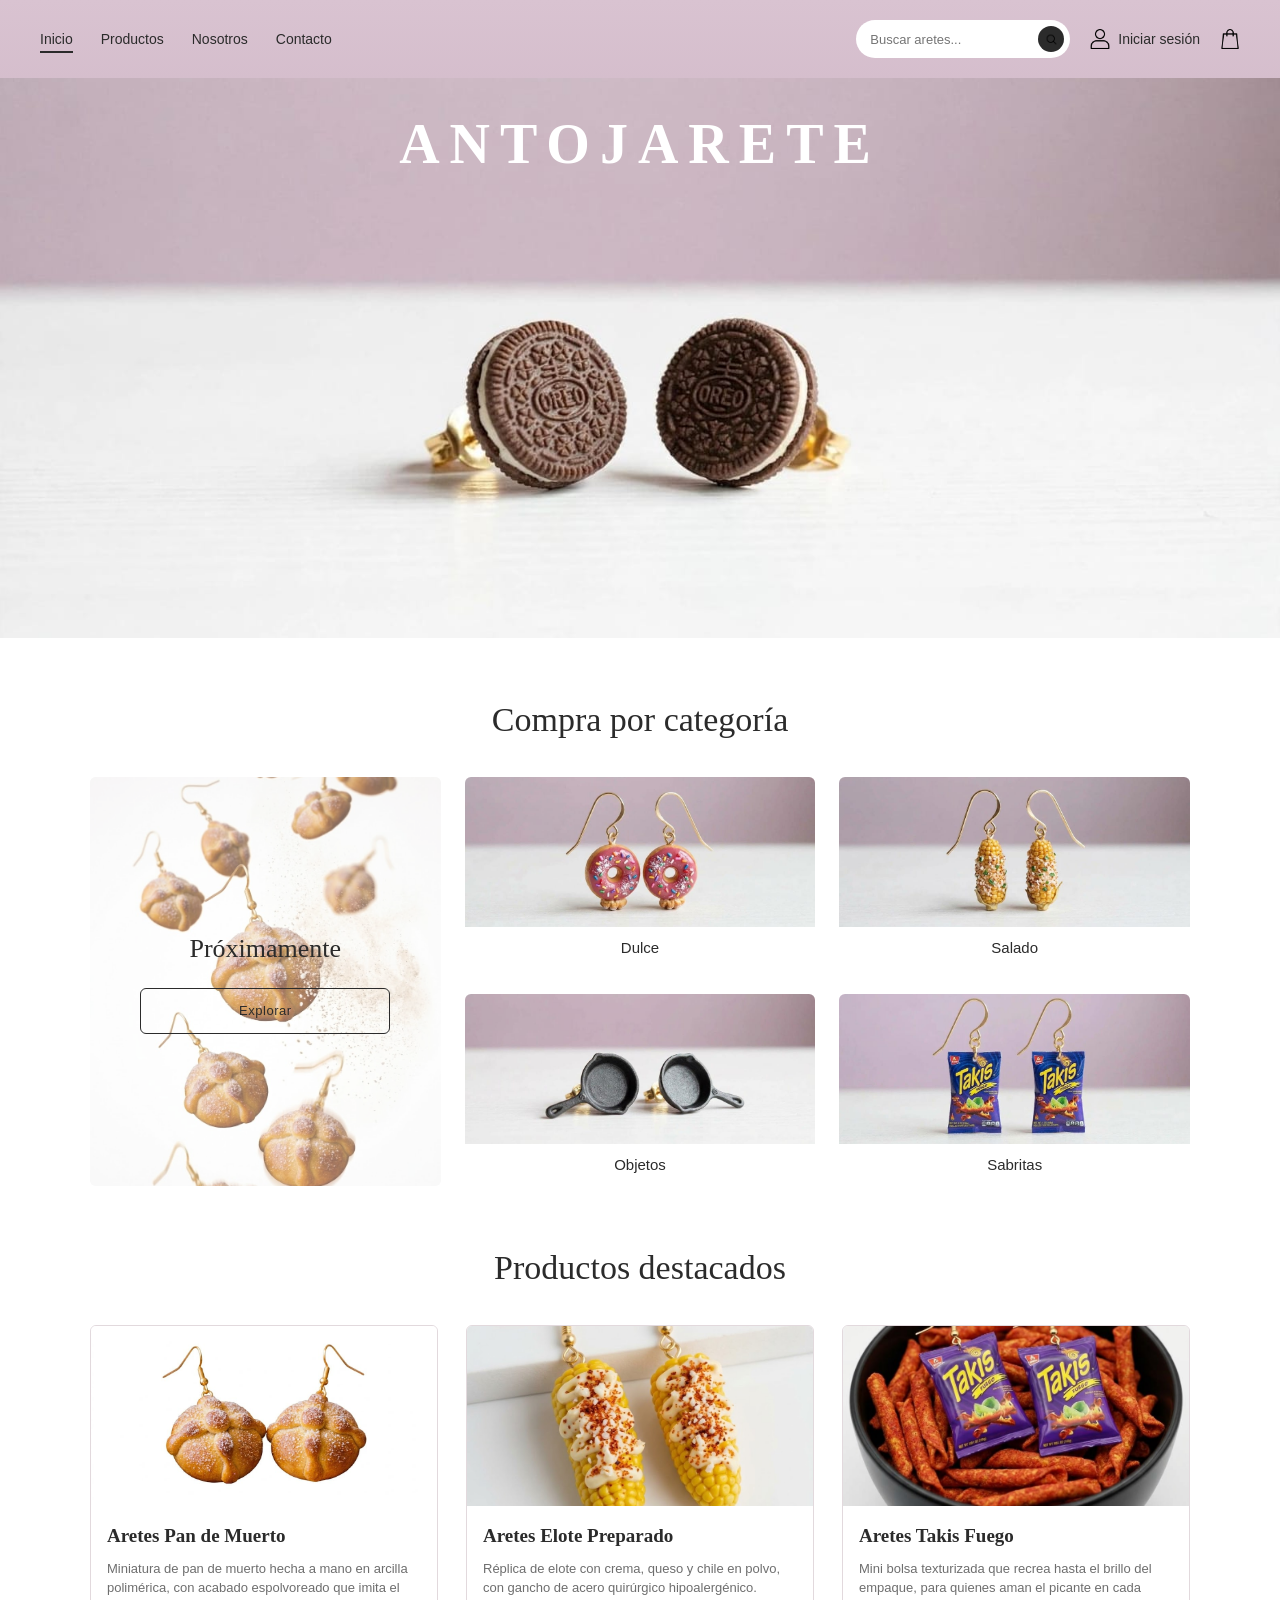
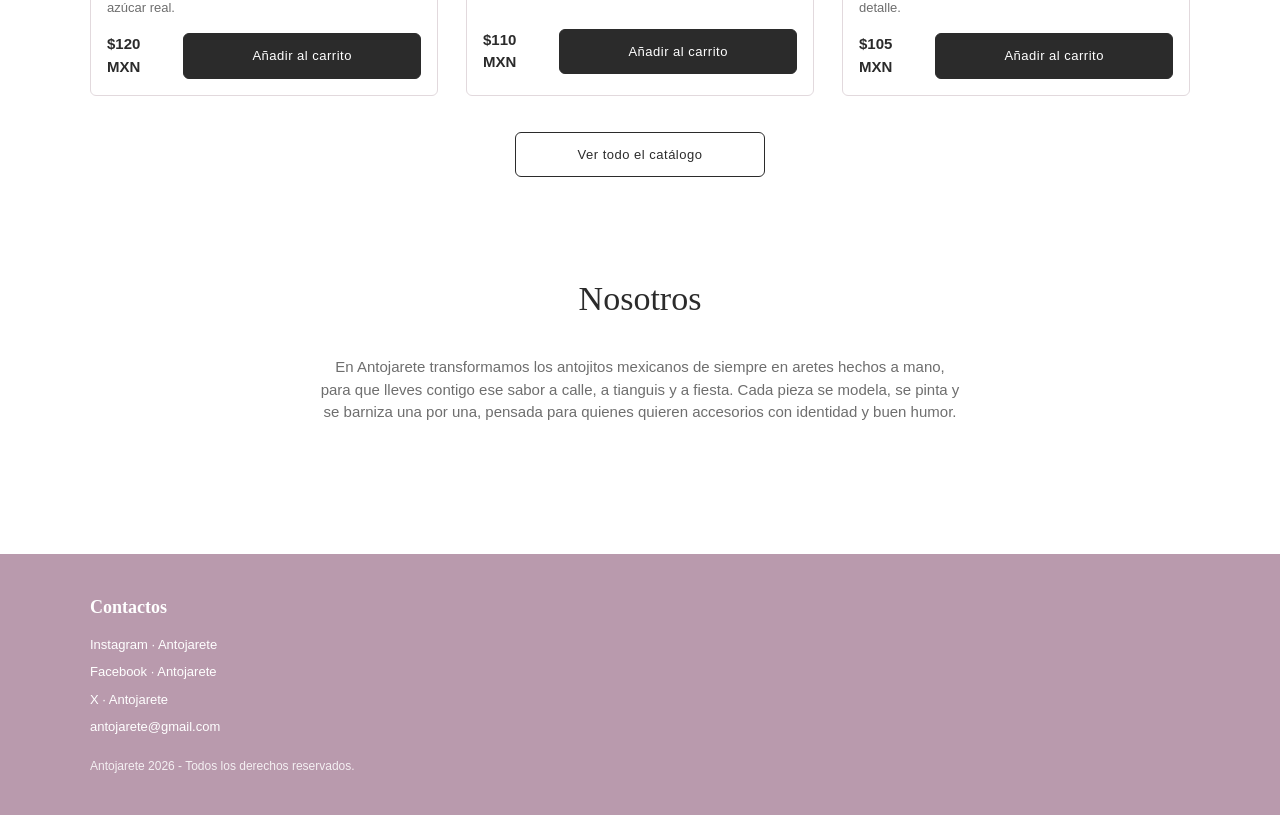
<file: index.html>
<!DOCTYPE html>
<html lang="es">
<head>
	<meta charset="UTF-8">
	<meta name="viewport" content="width=device-width, initial-scale=1.0">
	<title>Antojarete | Aretes con sabor a México</title>
	<link rel="stylesheet" href="estilos/estilos.css">
</head>
<body>

	<header class="cabecera">
		<nav class="nav-principal">
			<ul class="nav-lista">
				<li><a href="index.html" class="activo">Inicio</a></li>
				<li><a href="catalogo.html">Productos</a></li>
				<li><a href="index.html#nosotros">Nosotros</a></li>
				<li><a href="contacto.html">Contacto</a></li>
			</ul>
			<ul class="nav-acciones">
				<li>
					<form action="catalogo.html" method="get" class="form-buscador">
						<input type="search" name="buscar" placeholder="Buscar aretes..." class="input-buscador">
						<button type="submit" class="boton-buscador">
							<img src="iconos/icono-buscar.png" alt="Buscar" class="icono">
						</button>
					</form>
				</li>
				<li>
					<a href="contacto.html" class="enlace-cuenta">
						<img src="iconos/icono-usuario.png" alt="" class="icono">
						Iniciar sesión
					</a>
				</li>
				<li>
					<a href="catalogo.html" class="enlace-carrito">
						<img src="iconos/icono-bolsa.png" alt="Carrito de compras" class="icono">
					</a>
				</li>
			</ul>
		</nav>

		<div class="hero">
			<h1 class="logo-hero">ANTOJARETE</h1>
			<img src="imagenes/hero-aretes-oreo.jpeg" alt="Aretes artesanales con forma de galleta Oreo" class="hero-imagen">
		</div>
	</header>

	<main>
		<section class="categorias" id="categorias">
			<h2 class="titulo-seccion">Compra por categoría</h2>

			<div class="grid-categorias">

				<article class="tarjeta-proximamente">
					<img src="imagenes/proximamente-pan-de-muerto.jpeg" alt="Aretes de pan de muerto cayendo en fondo claro" class="imagen-proximamente">
					<div class="contenido-proximamente">
						<p class="texto-proximamente">Próximamente</p>
						<a href="catalogo.html" class="boton boton-contorno">Explorar</a>
					</div>
				</article>

				<a href="catalogo.html#dulce" class="tarjeta-categoria">
					<img src="imagenes/categoria-dulce.jpeg" alt="Aretes dulces en forma de dona con chispas de colores">
					<p class="nombre-categoria">Dulce</p>
				</a>

				<a href="catalogo.html#salado" class="tarjeta-categoria">
					<img src="imagenes/categoria-salado.jpeg" alt="Aretes de elote preparado con mayonesa y chile">
					<p class="nombre-categoria">Salado</p>
				</a>

				<a href="catalogo.html#objetos" class="tarjeta-categoria">
					<img src="imagenes/categoria-objetos.jpeg" alt="Aretes en forma de comal de barro">
					<p class="nombre-categoria">Objetos</p>
				</a>

				<a href="catalogo.html#sabritas" class="tarjeta-categoria">
					<img src="imagenes/categoria-sabritas.jpeg" alt="Aretes en forma de bolsa de Takis dentro de un tazón">
					<p class="nombre-categoria">Sabritas</p>
				</a>

			</div>
		</section>

		<section class="destacados">
			<h2 class="titulo-seccion">Productos destacados</h2>

			<div class="grid-productos">

				<article class="tarjeta-producto">
					<img src="imagenes/catalogo-pan-de-muerto.jpeg" alt="Aretes de pan de muerto hechos a mano">
					<div class="info-producto">
						<h3>Aretes Pan de Muerto</h3>
						<p class="descripcion-producto">Miniatura de pan de muerto hecha a mano en arcilla polimérica, con acabado espolvoreado que imita el azúcar real.</p>
						<div class="fila-precio">
							<span class="precio">$120 MXN</span>
							<a href="catalogo.html" class="boton boton-solido">Añadir al carrito</a>
						</div>
					</div>
				</article>

				<article class="tarjeta-producto">
					<img src="imagenes/catalogo-elote.jpeg" alt="Aretes de elote preparado hechos a mano">
					<div class="info-producto">
						<h3>Aretes Elote Preparado</h3>
						<p class="descripcion-producto">Réplica de elote con crema, queso y chile en polvo, con gancho de acero quirúrgico hipoalergénico.</p>
						<div class="fila-precio">
							<span class="precio">$110 MXN</span>
							<a href="catalogo.html" class="boton boton-solido">Añadir al carrito</a>
						</div>
					</div>
				</article>

				<article class="tarjeta-producto">
					<img src="imagenes/catalogo-takis.jpeg" alt="Aretes de bolsa de Takis Fuego hechos a mano">
					<div class="info-producto">
						<h3>Aretes Takis Fuego</h3>
						<p class="descripcion-producto">Mini bolsa texturizada que recrea hasta el brillo del empaque, para quienes aman el picante en cada detalle.</p>
						<div class="fila-precio">
							<span class="precio">$105 MXN</span>
							<a href="catalogo.html" class="boton boton-solido">Añadir al carrito</a>
						</div>
					</div>
				</article>

			</div>

			<div class="centrado">
				<a href="catalogo.html" class="boton boton-contorno">Ver todo el catálogo</a>
			</div>
		</section>

		<section class="nosotros" id="nosotros">
			<h2 class="titulo-seccion">Nosotros</h2>
			<p class="texto-nosotros">En Antojarete transformamos los antojitos mexicanos de siempre en aretes hechos a mano, para que lleves contigo ese sabor a calle, a tianguis y a fiesta. Cada pieza se modela, se pinta y se barniza una por una, pensada para quienes quieren accesorios con identidad y buen humor.</p>
		</section>
	</main>

	<footer class="pie-pagina" id="contacto">
		<div class="pie-contenido">
			<h2 class="titulo-pie">Contactos</h2>
			<ul class="lista-contacto">
				<li><a href="https://instagram.com/antojarete" target="_blank">Instagram · Antojarete</a></li>
				<li><a href="https://facebook.com/antojarete" target="_blank">Facebook · Antojarete</a></li>
				<li><a href="https://x.com/antojarete" target="_blank">X · Antojarete</a></li>
				<li><a href="mailto:antojarete@gmail.com">antojarete@gmail.com</a></li>
			</ul>
			<p class="derechos">Antojarete 2026 - Todos los derechos reservados.</p>
		</div>
	</footer>

</body>
</html>
</file>
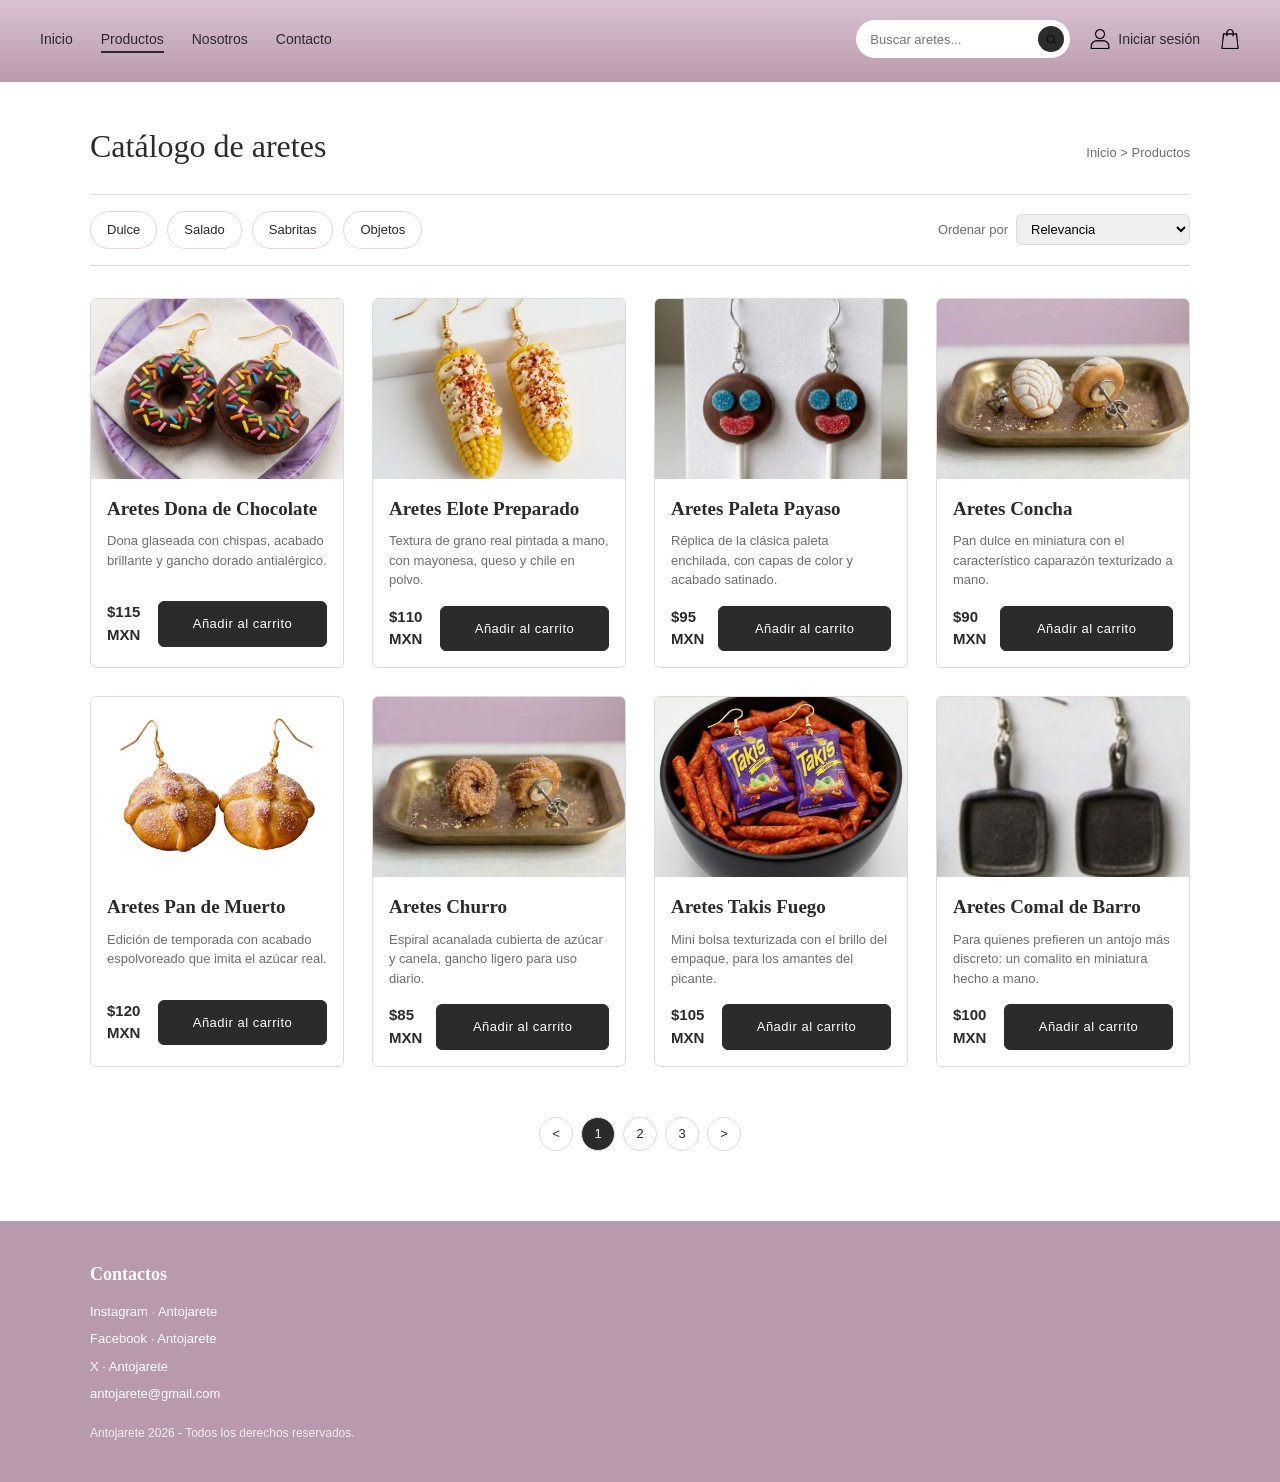
<file: catalogo.html>
<!DOCTYPE html>
<html lang="es">
<head>
	<meta charset="UTF-8">
	<meta name="viewport" content="width=device-width, initial-scale=1.0">
	<title>Catálogo | Antojarete</title>
	<link rel="stylesheet" href="estilos/estilos.css">
</head>
<body>

	<header class="cabecera cabecera-chica">
		<nav class="nav-principal">
			<ul class="nav-lista">
				<li><a href="index.html">Inicio</a></li>
				<li><a href="catalogo.html" class="activo">Productos</a></li>
				<li><a href="index.html#nosotros">Nosotros</a></li>
				<li><a href="contacto.html">Contacto</a></li>
			</ul>
			<ul class="nav-acciones">
				<li>
					<form action="catalogo.html" method="get" class="form-buscador">
						<input type="search" name="buscar" placeholder="Buscar aretes..." class="input-buscador">
						<button type="submit" class="boton-buscador">
							<img src="iconos/icono-buscar.png" alt="Buscar" class="icono">
						</button>
					</form>
				</li>
				<li>
					<a href="contacto.html" class="enlace-cuenta">
						<img src="iconos/icono-usuario.png" alt="" class="icono">
						Iniciar sesión
					</a>
				</li>
				<li>
					<a href="#" class="enlace-carrito">
						<img src="iconos/icono-bolsa.png" alt="Carrito de compras" class="icono">
					</a>
				</li>
			</ul>
		</nav>
	</header>

	<main class="pagina-catalogo">

		<div class="encabezado-catalogo">
			<h1>Catálogo de aretes</h1>
			<p class="migaja"><a href="index.html">Inicio</a> &gt; Productos</p>
		</div>

		<div class="barra-filtros">
			<ul class="lista-filtros">
				<li><a href="#dulce" class="chip-filtro">Dulce</a></li>
				<li><a href="#salado" class="chip-filtro">Salado</a></li>
				<li><a href="#sabritas" class="chip-filtro">Sabritas</a></li>
				<li><a href="#objetos" class="chip-filtro">Objetos</a></li>
			</ul>
			<label class="orden-label" for="orden">
				Ordenar por
				<select name="orden" id="orden" class="selector-orden">
					<option value="relevancia">Relevancia</option>
					<option value="menor-precio">Precio: menor a mayor</option>
					<option value="mayor-precio">Precio: mayor a menor</option>
				</select>
			</label>
		</div>

		<section class="grid-catalogo">

			<article class="tarjeta-producto" id="dulce">
				<img src="imagenes/catalogo-dona-chocolate.jpeg" alt="Aretes de dona de chocolate con chispas de colores">
				<div class="info-producto">
					<h3>Aretes Dona de Chocolate</h3>
					<p class="descripcion-producto">Dona glaseada con chispas, acabado brillante y gancho dorado antialérgico.</p>
					<div class="fila-precio">
						<span class="precio">$115 MXN</span>
						<a href="#" class="boton boton-solido">Añadir al carrito</a>
					</div>
				</div>
			</article>

			<article class="tarjeta-producto" id="salado">
				<img src="imagenes/catalogo-elote.jpeg" alt="Aretes de elote preparado con mayonesa, queso y chile">
				<div class="info-producto">
					<h3>Aretes Elote Preparado</h3>
					<p class="descripcion-producto">Textura de grano real pintada a mano, con mayonesa, queso y chile en polvo.</p>
					<div class="fila-precio">
						<span class="precio">$110 MXN</span>
						<a href="#" class="boton boton-solido">Añadir al carrito</a>
					</div>
				</div>
			</article>

			<article class="tarjeta-producto">
				<img src="imagenes/catalogo-paleta-payaso.jpeg" alt="Aretes de paleta payaso de chamoy">
				<div class="info-producto">
					<h3>Aretes Paleta Payaso</h3>
					<p class="descripcion-producto">Réplica de la clásica paleta enchilada, con capas de color y acabado satinado.</p>
					<div class="fila-precio">
						<span class="precio">$95 MXN</span>
						<a href="#" class="boton boton-solido">Añadir al carrito</a>
					</div>
				</div>
			</article>

			<article class="tarjeta-producto">
				<img src="imagenes/catalogo-concha.jpeg" alt="Aretes de concha de vainilla">
				<div class="info-producto">
					<h3>Aretes Concha</h3>
					<p class="descripcion-producto">Pan dulce en miniatura con el característico caparazón texturizado a mano.</p>
					<div class="fila-precio">
						<span class="precio">$90 MXN</span>
						<a href="#" class="boton boton-solido">Añadir al carrito</a>
					</div>
				</div>
			</article>

			<article class="tarjeta-producto" id="dulce">
				<img src="imagenes/catalogo-pan-de-muerto.jpeg" alt="Aretes de pan de muerto con azúcar espolvoreada">
				<div class="info-producto">
					<h3>Aretes Pan de Muerto</h3>
					<p class="descripcion-producto">Edición de temporada con acabado espolvoreado que imita el azúcar real.</p>
					<div class="fila-precio">
						<span class="precio">$120 MXN</span>
						<a href="#" class="boton boton-solido">Añadir al carrito</a>
					</div>
				</div>
			</article>

			<article class="tarjeta-producto">
				<img src="imagenes/catalogo-churro.jpeg" alt="Aretes de churro con azúcar y canela">
				<div class="info-producto">
					<h3>Aretes Churro</h3>
					<p class="descripcion-producto">Espiral acanalada cubierta de azúcar y canela, gancho ligero para uso diario.</p>
					<div class="fila-precio">
						<span class="precio">$85 MXN</span>
						<a href="#" class="boton boton-solido">Añadir al carrito</a>
					</div>
				</div>
			</article>

			<article class="tarjeta-producto" id="sabritas">
				<img src="imagenes/catalogo-takis.jpeg" alt="Aretes de bolsa de Takis Fuego">
				<div class="info-producto">
					<h3>Aretes Takis Fuego</h3>
					<p class="descripcion-producto">Mini bolsa texturizada con el brillo del empaque, para los amantes del picante.</p>
					<div class="fila-precio">
						<span class="precio">$105 MXN</span>
						<a href="#" class="boton boton-solido">Añadir al carrito</a>
					</div>
				</div>
			</article>

			<article class="tarjeta-producto" id="objetos">
				<img src="imagenes/catalogo-comal.png" alt="Aretes en forma de comal de barro">
				<div class="info-producto">
					<h3>Aretes Comal de Barro</h3>
					<p class="descripcion-producto">Para quienes prefieren un antojo más discreto: un comalito en miniatura hecho a mano.</p>
					<div class="fila-precio">
						<span class="precio">$100 MXN</span>
						<a href="#" class="boton boton-solido">Añadir al carrito</a>
					</div>
				</div>
			</article>

		</section>

		<nav class="paginacion">
			<ul class="lista-paginacion">
				<li><a href="#">&lt;</a></li>
				<li><a href="#" class="pagina-activa">1</a></li>
				<li><a href="#">2</a></li>
				<li><a href="#">3</a></li>
				<li><a href="#">&gt;</a></li>
			</ul>
		</nav>

	</main>

	<footer class="pie-pagina">
		<div class="pie-contenido">
			<h2 class="titulo-pie">Contactos</h2>
			<ul class="lista-contacto">
				<li><a href="https://instagram.com/antojarete" target="_blank">Instagram · Antojarete</a></li>
				<li><a href="https://facebook.com/antojarete" target="_blank">Facebook · Antojarete</a></li>
				<li><a href="https://x.com/antojarete" target="_blank">X · Antojarete</a></li>
				<li><a href="mailto:antojarete@gmail.com">antojarete@gmail.com</a></li>
			</ul>
			<p class="derechos">Antojarete 2026 - Todos los derechos reservados.</p>
		</div>
	</footer>

</body>
</html>
</file>
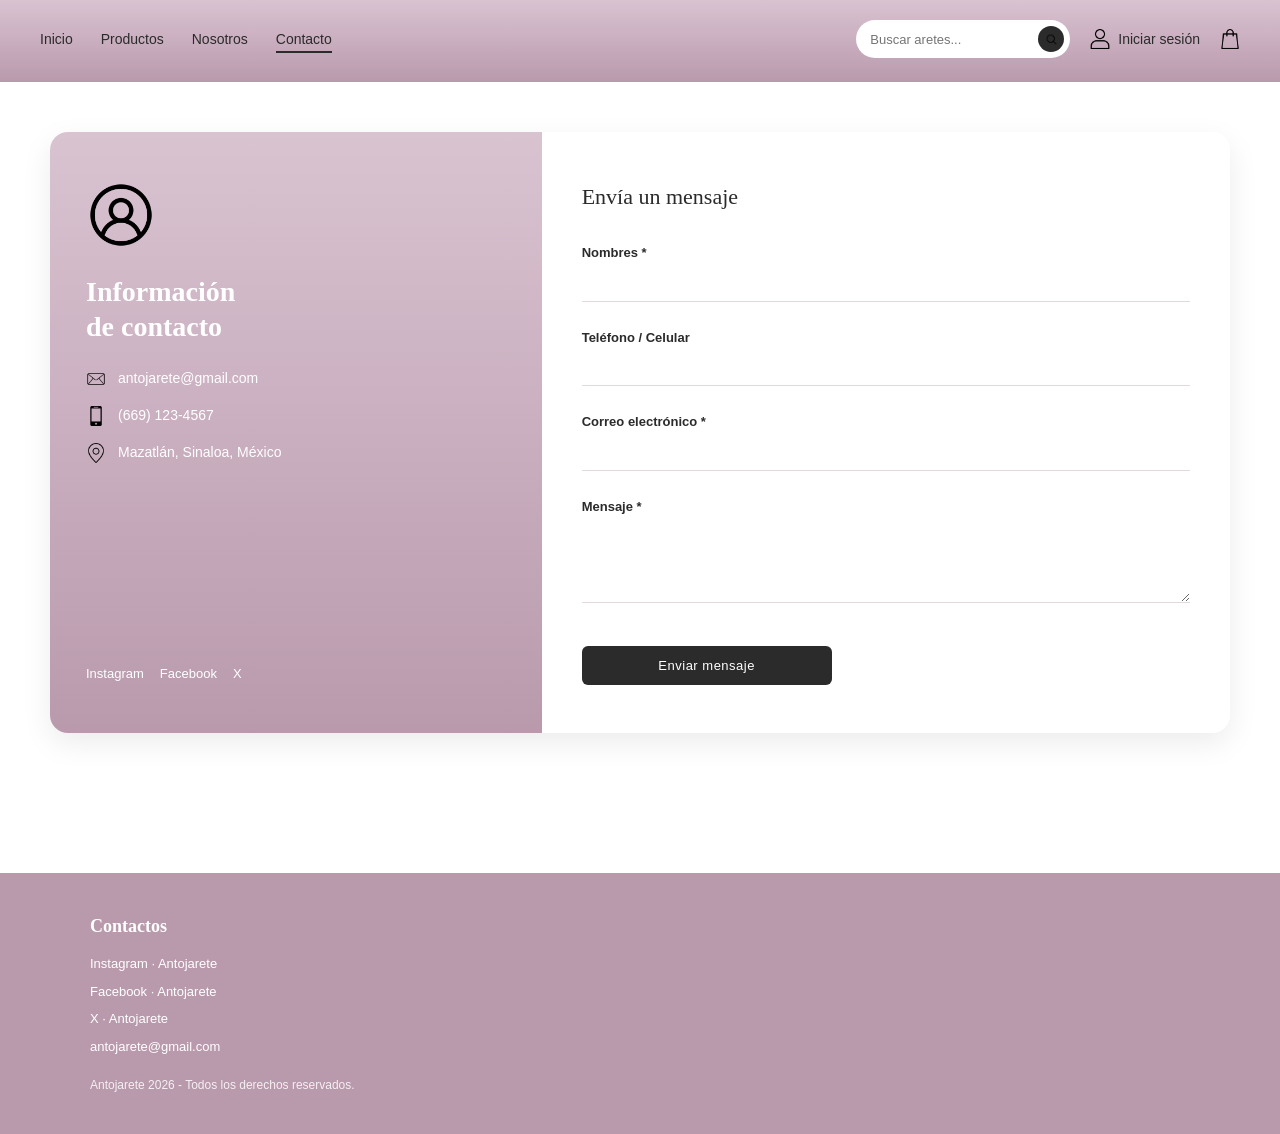
<file: contacto.html>
<!DOCTYPE html>
<html lang="es">
<head>
	<meta charset="UTF-8">
	<meta name="viewport" content="width=device-width, initial-scale=1.0">
	<title>Contacto | Antojarete</title>
	<link rel="stylesheet" href="estilos/estilos.css">
</head>
<body>

	<header class="cabecera cabecera-chica">
		<nav class="nav-principal">
			<ul class="nav-lista">
				<li><a href="index.html">Inicio</a></li>
				<li><a href="catalogo.html">Productos</a></li>
				<li><a href="index.html#nosotros">Nosotros</a></li>
				<li><a href="contacto.html" class="activo">Contacto</a></li>
			</ul>
			<ul class="nav-acciones">
				<li>
					<form action="catalogo.html" method="get" class="form-buscador">
						<input type="search" name="buscar" placeholder="Buscar aretes..." class="input-buscador">
						<button type="submit" class="boton-buscador">
							<img src="iconos/icono-buscar.png" alt="Buscar" class="icono">
						</button>
					</form>
				</li>
				<li>
					<a href="contacto.html" class="enlace-cuenta">
						<img src="iconos/icono-usuario.png" alt="" class="icono">
						Iniciar sesión
					</a>
				</li>
				<li>
					<a href="catalogo.html" class="enlace-carrito">
						<img src="iconos/icono-bolsa.png" alt="Carrito de compras" class="icono">
					</a>
				</li>
			</ul>
		</nav>
	</header>

	<main class="pagina-contacto">

		<section class="tarjeta-contacto">

			<aside class="panel-info">
				<img src="iconos/icono-persona.png" alt="" class="icono-persona">
				<h1 class="titulo-panel">Información<br>de contacto</h1>

				<ul class="lista-info">
					<li>
						<img src="iconos/icono-correo.png" alt="" class="icono-info">
						<a href="mailto:antojarete@gmail.com">antojarete@gmail.com</a>
					</li>
					<li>
						<img src="iconos/icono-telefono.png" alt="" class="icono-info">
						<a href="tel:+526691234567">(669) 123-4567</a>
					</li>
					<li>
						<img src="iconos/icono-ubicacion.png" alt="" class="icono-info">
						<span>Mazatlán, Sinaloa, México</span>
					</li>
				</ul>

				<ul class="lista-redes">
					<li><a href="https://instagram.com/antojarete" target="_blank">Instagram</a></li>
					<li><a href="https://facebook.com/antojarete" target="_blank">Facebook</a></li>
					<li><a href="https://x.com/antojarete" target="_blank">X</a></li>
				</ul>
			</aside>

			<div class="panel-formulario">
				<h2 class="titulo-formulario">Envía un mensaje</h2>

				<form action="#" class="formulario-contacto">
					<div class="campo-formulario">
						<label for="nombres">Nombres *</label>
						<input type="text" id="nombres" name="nombres" required>
					</div>

					<div class="campo-formulario">
						<label for="telefono">Teléfono / Celular</label>
						<input type="tel" id="telefono" name="telefono">
					</div>

					<div class="campo-formulario">
						<label for="correo">Correo electrónico *</label>
						<input type="email" id="correo" name="correo" required>
					</div>

					<div class="campo-formulario">
						<label for="mensaje">Mensaje *</label>
						<textarea id="mensaje" name="mensaje" rows="4" required></textarea>
					</div>

					<button type="submit" class="boton boton-solido">Enviar mensaje</button>
				</form>
			</div>

		</section>

	</main>

	<footer class="pie-pagina">
		<div class="pie-contenido">
			<h2 class="titulo-pie">Contactos</h2>
			<ul class="lista-contacto">
				<li><a href="https://instagram.com/antojarete" target="_blank">Instagram · Antojarete</a></li>
				<li><a href="https://facebook.com/antojarete" target="_blank">Facebook · Antojarete</a></li>
				<li><a href="https://x.com/antojarete" target="_blank">X · Antojarete</a></li>
				<li><a href="mailto:antojarete@gmail.com">antojarete@gmail.com</a></li>
			</ul>
			<p class="derechos">Antojarete 2026 - Todos los derechos reservados.</p>
		</div>
	</footer>

</body>
</html>
</file>
<file: estilos/estilos.css>
* {
	margin: 0;
	padding: 0;
	box-sizing: border-box;
}

body {
	font-family: Arial, Helvetica, sans-serif;
	color: #2b2b2b;
	background-color: #ffffff;
	line-height: 1.5;
}

a {
	text-decoration: none;
	color: inherit;
}

ul {
	list-style: none;
}

img {
	max-width: 100%;
	display: block;
}

h1, h2, h3 {
	font-family: Georgia, "Times New Roman", serif;
	font-weight: 600;
}

.cabecera {
	background: linear-gradient(180deg, #d9c3d1 0%, #b99aad 100%);
}

.cabecera-chica {
	padding-bottom: 4px;
}

.nav-principal {
	display: flex;
	justify-content: space-between;
	align-items: center;
	flex-wrap: wrap;
	gap: 16px;
	padding: 20px 40px;
}

.nav-lista {
	display: flex;
	gap: 28px;
	flex-wrap: wrap;
}

.nav-lista a {
	font-size: 14px;
	font-weight: 500;
	padding-bottom: 4px;
	border-bottom: 2px solid transparent;
	transition: 0.25s ease;
}

.nav-lista a:hover,
.nav-lista a.activo {
	border-color: #2b2b2b;
}

.nav-acciones {
	display: flex;
	align-items: center;
	gap: 20px;
}

.enlace-cuenta {
	display: flex;
	align-items: center;
	gap: 8px;
	font-size: 14px;
	transition: 0.25s ease;
}

.enlace-cuenta:hover,
.enlace-carrito:hover {
	opacity: 0.65;
}

.icono {
	width: 20px;
	height: 20px;
}

.form-buscador {
	display: flex;
	align-items: center;
	background-color: #ffffff;
	border-radius: 20px;
	padding: 6px 6px 6px 14px;
	gap: 8px;
}

.input-buscador {
	border: none;
	background: transparent;
	font-size: 13px;
	outline: none;
	width: 160px;
}

.boton-buscador {
	display: flex;
	align-items: center;
	justify-content: center;
	width: 26px;
	height: 26px;
	border: none;
	background-color: #2b2b2b;
	border-radius: 50%;
	cursor: pointer;
}

.boton-buscador .icono {
	width: 13px;
	height: 13px;
}

.hero {
	position: relative;
	text-align: center;
	overflow: hidden;
}

.logo-hero {
	position: absolute;
	top: 24px;
	left: 50%;
	transform: translateX(-50%);
	z-index: 2;
	font-size: 56px;
	letter-spacing: 10px;
	color: #ffffff;
	width: 100%;
	text-align: center;
}

.hero-imagen {
	width: 100%;
	height: 560px;
	object-fit: cover;
}

main {
	max-width: 1180px;
	margin: 0 auto;
	padding: 0 40px;
}

.titulo-seccion {
	text-align: center;
	font-size: 34px;
	font-weight: 400;
	margin: 56px 0 32px;
}

.grid-categorias {
	display: grid;
	grid-template-columns: 1fr 1fr 1fr;
	gap: 24px;
}

.tarjeta-proximamente {
	grid-row: span 2;
	position: relative;
	border-radius: 6px;
	overflow: hidden;
	min-height: 360px;
}

.imagen-proximamente {
	position: absolute;
	inset: 0;
	width: 100%;
	height: 100%;
	object-fit: cover;
}

.contenido-proximamente {
	position: absolute;
	inset: 0;
	display: flex;
	flex-direction: column;
	align-items: center;
	justify-content: center;
	gap: 20px;
	background: rgba(255, 255, 255, 0.35);
}

.texto-proximamente {
	font-family: Georgia, "Times New Roman", serif;
	font-size: 26px;
}

.tarjeta-categoria {
	display: block;
	border-radius: 6px;
	overflow: hidden;
	transition: 0.25s ease;
}

.tarjeta-categoria:hover {
	transform: translateY(-4px);
}

.tarjeta-categoria img {
	width: 100%;
	height: 150px;
	object-fit: cover;
}

.nombre-categoria {
	text-align: center;
	padding: 10px 0;
	font-size: 15px;
}

/* botones */
.boton {
	display: inline-block;
	width: 250px;
	text-align: center;
	padding: 12px 28px;
	font-size: 13px;
	font-weight: 500;
	letter-spacing: 0.5px;
	border-radius: 6px;
	transition: 0.25s ease;
	cursor: pointer;
	border: 1px solid #2b2b2b;
}

.boton-contorno {
	background-color: transparent;
	color: #2b2b2b;
}

.boton-contorno:hover {
	background-color: #2b2b2b;
	color: #ffffff;
}

.boton-solido {
	background-color: #2b2b2b;
	color: #ffffff;
}

.boton-solido:hover {
	background-color: #b99aad;
	border-color: #b99aad;
}

.centrado {
	text-align: center;
	margin: 36px 0 20px;
}

/* tarjetas de producto */
.grid-productos,
.grid-catalogo {
	display: grid;
	grid-template-columns: repeat(3, 1fr);
	gap: 28px;
}

.grid-catalogo {
	grid-template-columns: repeat(4, 1fr);
}

.tarjeta-producto {
	border: 1px solid #e2d9dd;
	border-radius: 6px;
	overflow: hidden;
	background-color: #ffffff;
	transition: 0.25s ease;
}

.tarjeta-producto:hover {
	box-shadow: 0 10px 24px rgba(0, 0, 0, 0.08);
	transform: translateY(-4px);
}

.tarjeta-producto img {
	width: 100%;
	height: 180px;
	object-fit: cover;
}

.info-producto {
	padding: 16px;
}

.info-producto h3 {
	font-size: 19px;
	margin-bottom: 8px;
}

.descripcion-producto {
	font-size: 13px;
	color: #6e6e6e;
	margin-bottom: 16px;
	min-height: 54px;
}

.fila-precio {
	display: flex;
	align-items: center;
	justify-content: space-between;
	gap: 10px;
}

.precio {
	font-weight: 600;
	font-size: 15px;
}

/* nosotros */
.nosotros {
	text-align: center;
	padding: 20px 0 70px;
}

.texto-nosotros {
	max-width: 640px;
	margin: 0 auto;
	color: #6e6e6e;
	font-size: 15px;
}

/* pagina de catalogo */
.pagina-catalogo {
	padding-top: 40px;
}

.encabezado-catalogo {
	display: flex;
	align-items: baseline;
	justify-content: space-between;
	flex-wrap: wrap;
	gap: 10px;
	margin-bottom: 24px;
}

.encabezado-catalogo h1 {
	font-size: 32px;
	font-weight: 400;
}

.migaja {
	font-size: 13px;
	color: #6e6e6e;
}

.barra-filtros {
	display: flex;
	align-items: center;
	justify-content: space-between;
	flex-wrap: wrap;
	gap: 16px;
	padding: 16px 0;
	border-top: 1px solid #e2d9dd;
	border-bottom: 1px solid #e2d9dd;
	margin-bottom: 32px;
}

.lista-filtros {
	display: flex;
	gap: 10px;
	flex-wrap: wrap;
}

.chip-filtro {
	display: inline-block;
	padding: 8px 16px;
	font-size: 13px;
	border: 1px solid #e2d9dd;
	border-radius: 20px;
	transition: 0.25s ease;
}

.chip-filtro:hover {
	background-color: #2b2b2b;
	color: #ffffff;
}

.orden-label {
	font-size: 13px;
	color: #6e6e6e;
	display: flex;
	align-items: center;
	gap: 8px;
}

.selector-orden {
	font-size: 13px;
	padding: 6px 10px;
	border-radius: 6px;
	border: 1px solid #e2d9dd;
}

.paginacion {
	display: flex;
	justify-content: center;
	margin: 50px 0 70px;
}

.lista-paginacion {
	display: flex;
	gap: 8px;
}

.lista-paginacion a {
	display: flex;
	align-items: center;
	justify-content: center;
	width: 34px;
	height: 34px;
	border: 1px solid #e2d9dd;
	border-radius: 50%;
	font-size: 13px;
	transition: 0.25s ease;
}

.lista-paginacion a:hover,
.lista-paginacion a.pagina-activa {
	background-color: #2b2b2b;
	color: #ffffff;
}

/* ---------- Página de contacto ---------- */
.pagina-contacto {
	padding: 50px 0 80px;
}

.tarjeta-contacto {
	display: grid;
	grid-template-columns: 1fr 1.4fr;
	border-radius: 18px;
	overflow: hidden;
	box-shadow: 0 10px 30px rgba(0, 0, 0, 0.08);
}

.panel-info {
	background: linear-gradient(180deg, #d9c3d1 0%, #b99aad 100%);
	color: #ffffff;
	padding: 48px 36px;
	display: flex;
	flex-direction: column;
	align-items: flex-start;
	gap: 24px;
}

.icono-persona {
	width: 70px;
	height: 70px;
}

.titulo-panel {
	font-size: 28px;
	font-weight: 600;
	line-height: 1.25;
}

.lista-info {
	display: flex;
	flex-direction: column;
	gap: 16px;
}

.lista-info li {
	display: flex;
	align-items: center;
	gap: 12px;
	font-size: 14px;
}

.icono-info {
	width: 20px;
	height: 20px;
}

.lista-redes {
	display: flex;
	gap: 16px;
	margin-top: auto;
}

.lista-redes a {
	font-size: 13px;
	border-bottom: 1px solid transparent;
	transition: 0.25s ease;
}

.lista-redes a:hover {
	border-color: #ffffff;
}

.panel-formulario {
	background-color: #ffffff;
	padding: 48px 40px;
}

.titulo-formulario {
	font-size: 22px;
	font-weight: 400;
	margin-bottom: 30px;
}

.campo-formulario {
	margin-bottom: 26px;
}

.campo-formulario label {
	display: block;
	font-size: 13px;
	font-weight: 600;
	margin-bottom: 10px;
}

.campo-formulario input,
.campo-formulario textarea {
	width: 100%;
	border: none;
	border-bottom: 1px solid #e2d9dd;
	padding: 6px 2px;
	font-size: 14px;
	background: transparent;
	resize: vertical;
}

.campo-formulario input:focus,
.campo-formulario textarea:focus {
	outline: none;
	border-color: #b99aad;
}

.panel-formulario .boton {
	border: none;
	margin-top: 10px;
}

/* pie de pagina */
.pie-pagina {
	background-color: #b99aad;
	color: #ffffff;
	margin-top: 60px;
}

.pie-contenido {
	max-width: 1180px;
	margin: 0 auto;
	padding: 40px;
}

.titulo-pie {
	font-size: 18px;
	margin-bottom: 14px;
}

.lista-contacto {
	display: flex;
	flex-direction: column;
	gap: 8px;
	font-size: 13px;
	margin-bottom: 20px;
}

.derechos {
	font-size: 12px;
	opacity: 0.85;
}
</file>
